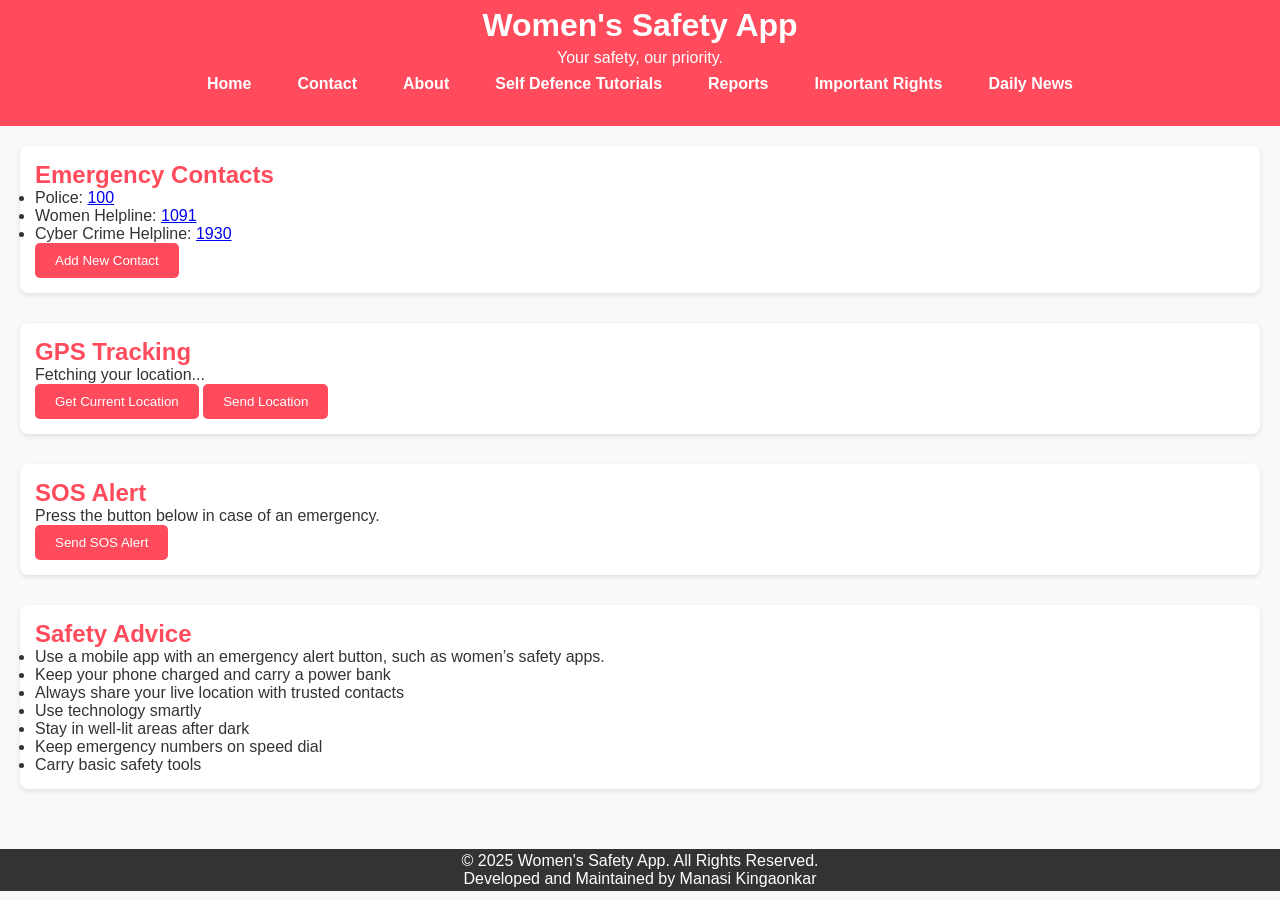
<file: index.html>
<!DOCTYPE html>
<html lang="en">
<head>
  <meta charset="UTF-8">
  <meta name="viewport" content="width=device-width, initial-scale=1.0">
  <title>Women's Safety App</title>
  <link rel="stylesheet" href="style.css">
</head>
<body>
  <header>
    <h1>Women's Safety App</h1>
    <p>Your safety, our priority.</p>
    <ul class="navitems">
      <li><a href="index.html">Home</a></li>
      <li><a href="contact.html">Contact</a></li>
      <li><a href="about.html">About</a></li>
      <li><a href="selfDefence.html">Self Defence Tutorials</a></li>
      <li><a href="reports.html">Reports</a></li>
      <li><a href="rights.html">Important Rights</a></li>
      <li><a href="news.html">Daily News</a></li>
    </ul> 
  </header>

  <main>
    <section id="emergency-contacts">
      <h2>Emergency Contacts</h2>
      <ul id="contacts-list">
        <li>Police: <a href="tel:100">100</a></li>
        <li>Women Helpline: <a href="tel:1091">1091</a></li>
        <li>Cyber Crime Helpline: <a href="tel:1930">1930</a></li>
      </ul>
      <button id="add-contact-btn">Add New Contact</button>
    </section>

    <section id="gps-tracking">
      <h2>GPS Tracking</h2>
      <p id="location-status">Fetching your location...</p>
      <button id="get-location-btn">Get Current Location</button>
      <button id="send-location-btn">Send Location</button>
    </section>

    <section id="sos">
      <h2>SOS Alert</h2>
      <p>Press the button below in case of an emergency.</p>
      <button id="sos-btn">Send SOS Alert</button>
    </section>
   
    
    <section id="safety-advice">
      <h2>Safety Advice</h2>
      <ul>
        <li>Use a mobile app with an emergency alert button, such as women’s safety apps.</li>
        <li>Keep your phone charged and carry a power bank</li>
        <li>Always share your live location with trusted contacts</li>
        <li>Use technology smartly</li>
        <li>Stay in well-lit areas after dark</li>
        <li>Keep emergency numbers on speed dial</li>
        <li>Carry basic safety tools</li>
      </ul>
    </section>
  </main>

  <footer>
    <p>&copy; 2025 Women's Safety App. All Rights Reserved.</p>
    <p>Developed and Maintained by Manasi Kingaonkar</p>
  </footer>

  <script src="script.js"></script>
</body>
</html>
</file>
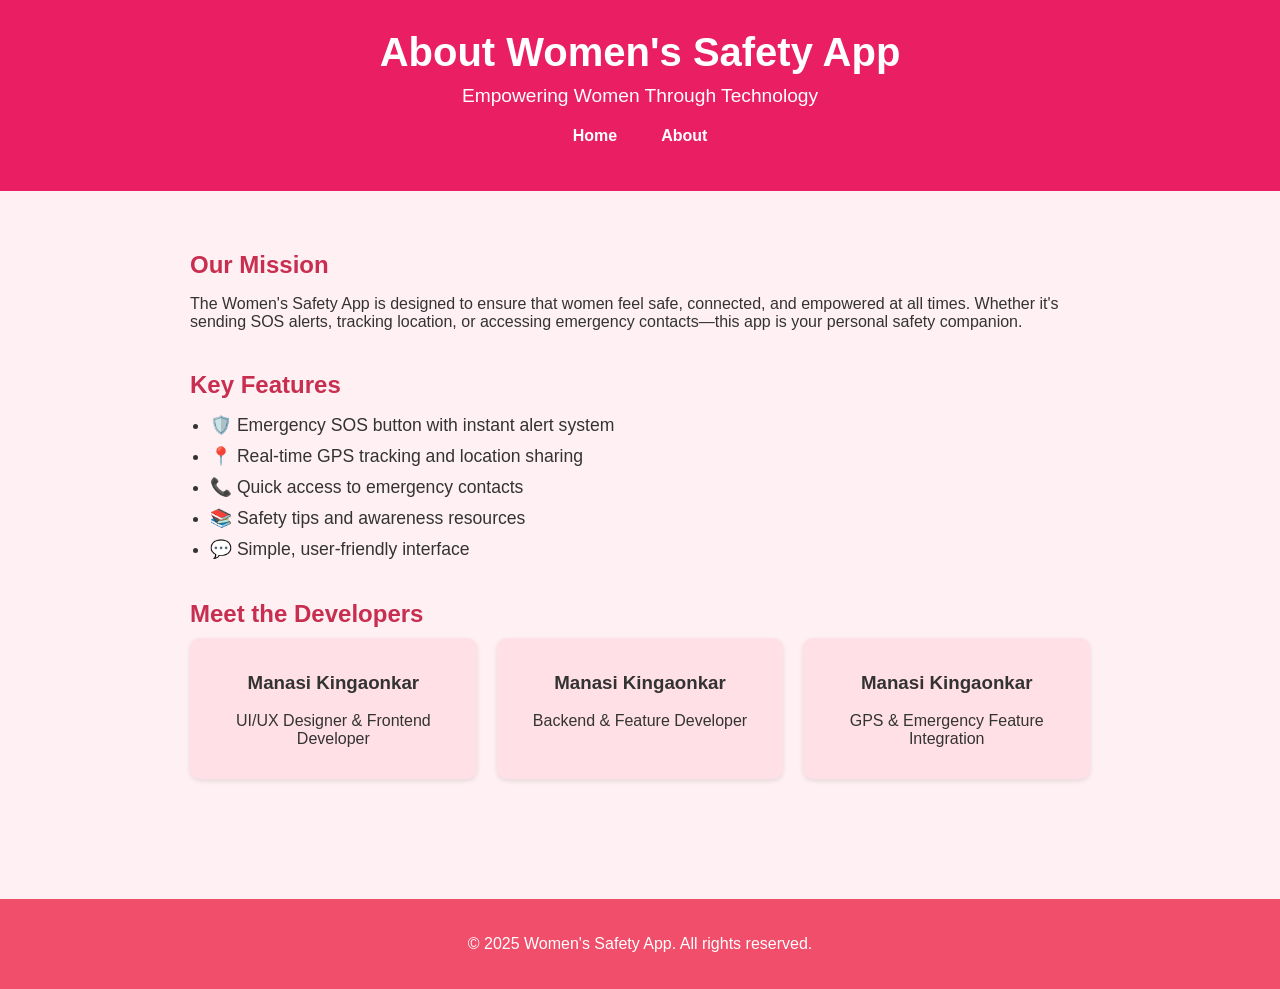
<file: about.html>
<!DOCTYPE html>
<html lang="en">
<head>
  <meta charset="UTF-8">
  <meta name="viewport" content="width=device-width, initial-scale=1">
  <title>About | Women's Safety App</title>
  <link rel="stylesheet" href="about.css">
</head>
<body>
  <header>
    <h1>About Women's Safety App</h1>
    <p>Empowering Women Through Technology</p>
    <nav>
      <ul class="navitems">
        <li><a href="index.html">Home</a></li>
        <li><a href="about.asp">About</a></li>
      </ul>
    </nav>
  </header>

  <main>
    <section class="about-section">
      <h2>Our Mission</h2>
      <p>
        The Women's Safety App is designed to ensure that women feel safe, connected, and empowered at all times.
        Whether it's sending SOS alerts, tracking location, or accessing emergency contacts—this app is your personal safety companion.
      </p>
    </section>

    <section class="features-section">
      <h2>Key Features</h2>
      <ul>
        <li>🛡️ Emergency SOS button with instant alert system</li>
        <li>📍 Real-time GPS tracking and location sharing</li>
        <li>📞 Quick access to emergency contacts</li>
        <li>📚 Safety tips and awareness resources</li>
        <li>💬 Simple, user-friendly interface</li>
      </ul>
    </section>

    <section class="team-section">
      <h2>Meet the Developers</h2>
      <div class="team">
        <div class="member">
          <h3>Manasi Kingaonkar</h3>
          <p>UI/UX Designer & Frontend Developer</p>
        </div>
        <div class="member">
          <h3>Manasi Kingaonkar</h3>
          <p>Backend & Feature Developer</p>
        </div>
        <div class="member">
          <h3>Manasi Kingaonkar</h3>
          <p>GPS & Emergency Feature Integration</p>
        </div>
      </div>
    </section>
  </main>

  <footer>
    <p>&copy; 2025 Women's Safety App. All rights reserved.</p>
  </footer>
</body>
</html>
</file>
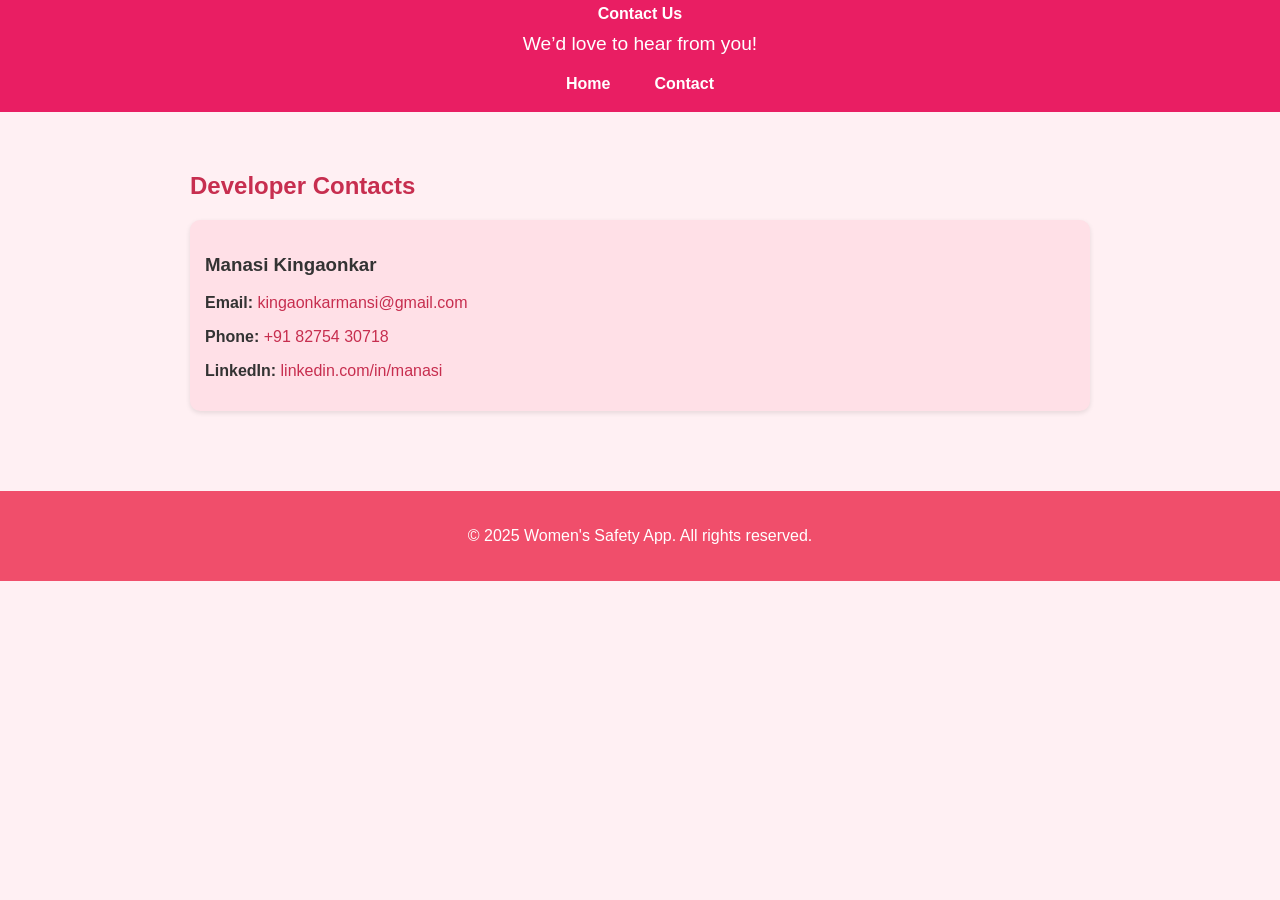
<file: contact.html>
<!DOCTYPE html>
<html lang="en">
<head>
  <meta charset="UTF-8" />
  <meta name="viewport" content="width=device-width, initial-scale=1.0"/>
  <title>Contact Us | Women's Safety App</title>
  <link rel="stylesheet" href="contact.css" />
</head>
<body>
  <header>
    <h1>Contact Us</h1>
    <p>We’d love to hear from you!</p>
    <nav>
      <ul class="navitems">
        <li><a href="index.html">Home</a></li>
        <li><a href="contact.html">Contact</a></li>
      </ul>
    </nav>
  </header>

  <main>
   

    <section class="developer-contacts">
      <h2>Developer Contacts</h2>
      <div class="team">
        <div class="member">
          <h3>Manasi Kingaonkar</h3>
          <p><strong>Email:</strong> <a href="mailto:kingaonkarmansi@gmail.com">kingaonkarmansi@gmail.com</a></p>
          <p><strong>Phone:</strong> <a href="tel:+918275430718">+91 82754 30718</a></p>
          <p><strong>LinkedIn:</strong> <a href="https://linkedin.com/in/manasi" target="_blank">linkedin.com/in/manasi</a></p>
        </div>
    </section>
  </main>

  <footer>
    <p>&copy; 2025 Women's Safety App. All rights reserved.</p>
  </footer>
</body>
</html>
</file>
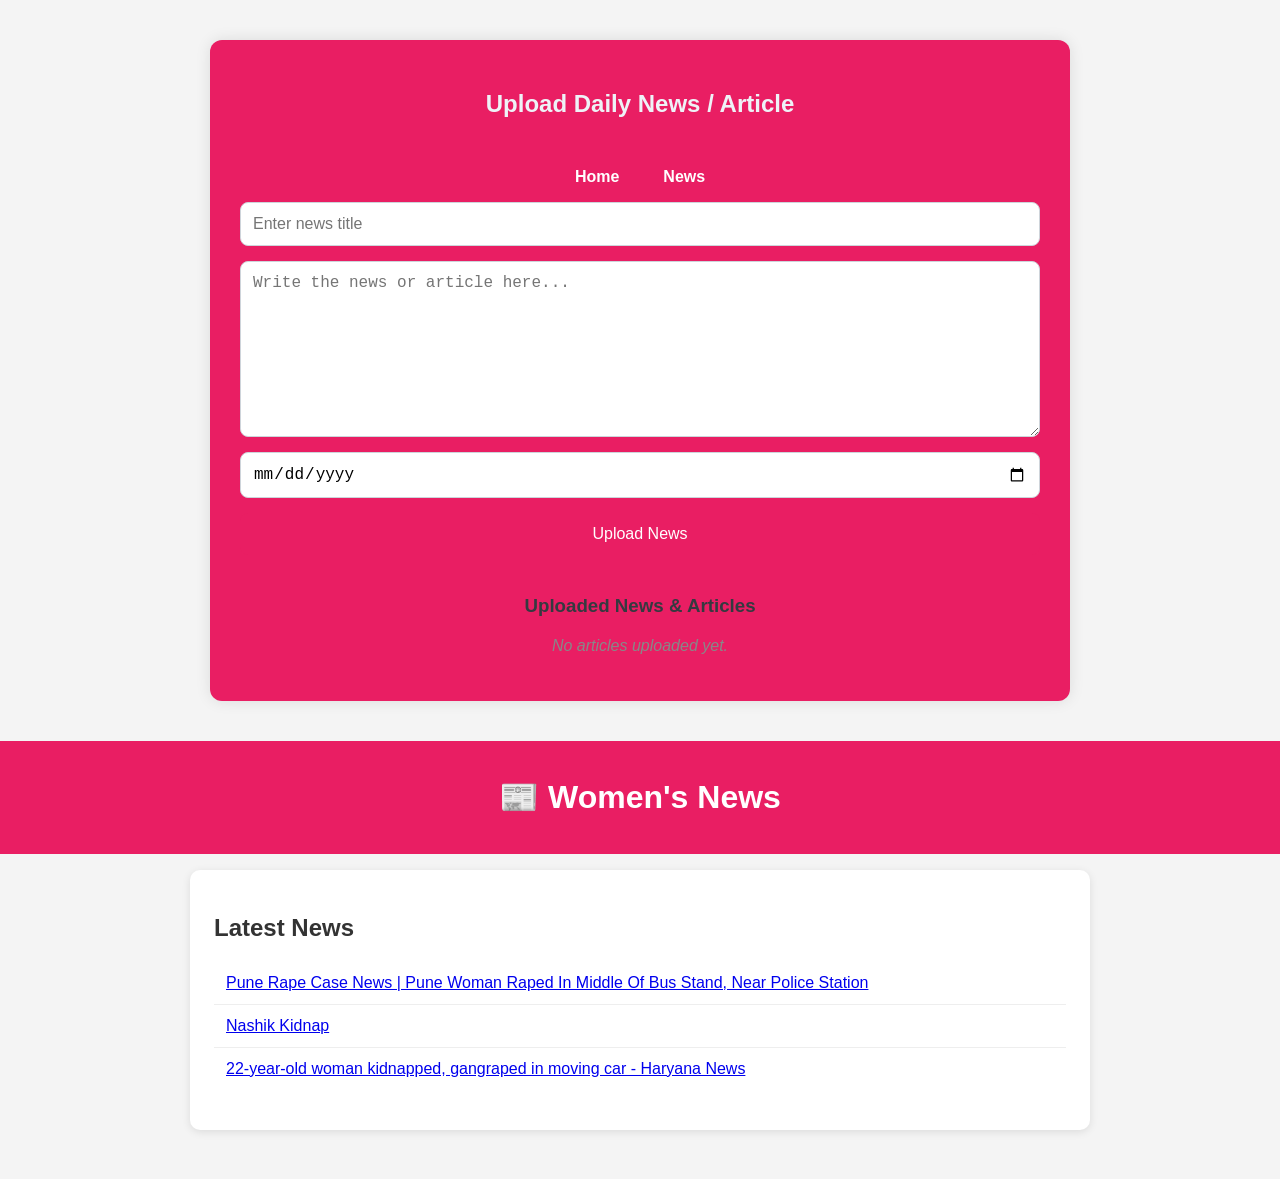
<file: news.html>
<!DOCTYPE html>
<html lang="en">

<head>
  <meta charset="UTF-8">
  <meta name="viewport" content="width=device-width, initial-scale=1.0">
  <title>Upload News / Article</title>
  <link rel="stylesheet" href="news.css">
</head>

<body>
  <div class="upload-container">
    <h2>Upload Daily News / Article</h2>
    <nav>
      <ul class="navitems">
        <li><a href="index.html">Home</a></li>
        <li><a href="news.html">News</a></li>
      </ul>
    </nav>
    <form id="newsForm">
      <input type="text" id="title" placeholder="Enter news title" required>
      <textarea id="content" placeholder="Write the news or article here..." required></textarea>
      <input type="date" id="date" required>
      <button type="submit">Upload News</button>
    </form>

    <div class="uploaded-news">
      <h3>Uploaded News & Articles</h3>
      <div id="newsDisplay"></div>
    </div>
  </div>


</head>
<body>
  <header>
    <h1>📰 Women's News </h1>
  </header>

  <main>
    <section class="news-section">
      <h2>Latest News</h2>
      <ul id="news-list">
        <!-- News items inserted by JavaScript -->
      </ul>
    </section>

  <script src="news.js"></script>
</body>

</html>
</file>
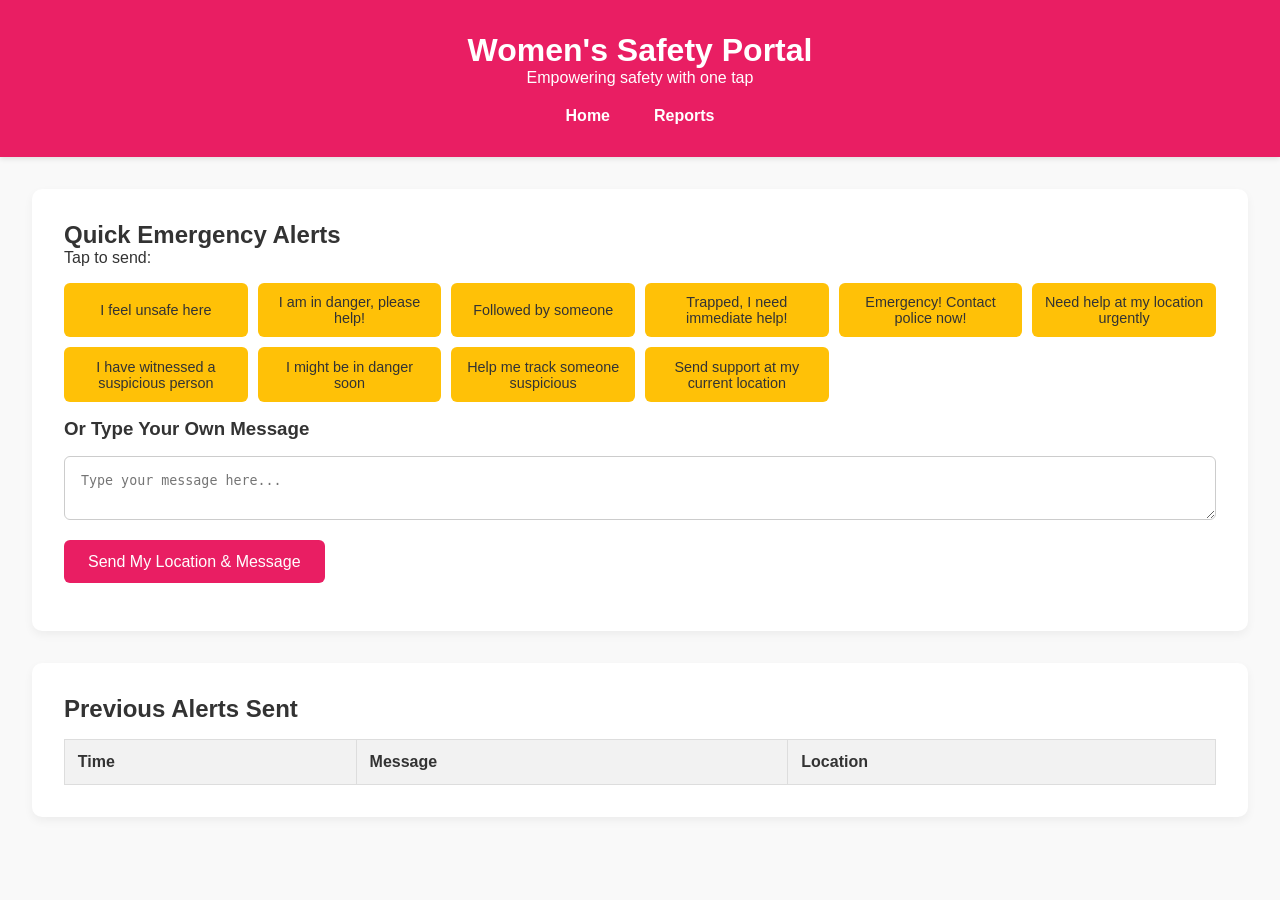
<file: reports.html>
<!DOCTYPE html>
<html lang="en">
<head>
  <meta charset="UTF-8" />
  <meta name="viewport" content="width=device-width, initial-scale=1.0"/>
  <title>Women's Safety Portal</title>
  <link rel="stylesheet" href="reports.css" />
</head>
<body>
  <header>
    <h1>Women's Safety Portal</h1>
    <p>Empowering safety with one tap</p>
    <nav>
      <ul class="navitems">
        <li><a href="index.html">Home</a></li>
        <li><a href="reports.html">Reports</a></li>
      </ul>
    </nav>
  </header>

  <main>
    <!-- Emergency Alert Module -->
    <section class="section">
      <h2>Quick Emergency Alerts</h2>
      <div class="quick-messages">
        <p>Tap to send:</p>
        <div class="message-grid" id="predefinedMessages"></div>
      </div>

      <h3>Or Type Your Own Message</h3>
      <textarea id="customMessage" placeholder="Type your message here..."></textarea>
      <button onclick="sendCustomAlert()">Send My Location & Message</button>
      <p class="status" id="alertStatus"></p>
    </section>

    <!-- Previous Alerts Table -->
    <section class="section">
      <h2>Previous Alerts Sent</h2>
      <div class="table-container">
        <table id="alertTable">
          <thead>
            <tr>
              <th>Time</th>
              <th>Message</th>
              <th>Location</th>
            </tr>
          </thead>
          <tbody></tbody>
        </table>
      </div>
    </section>

    <!-- Feedback Section -->
    
  </main>

  <script src="reports.js"></script>
</body>
</html>
</file>
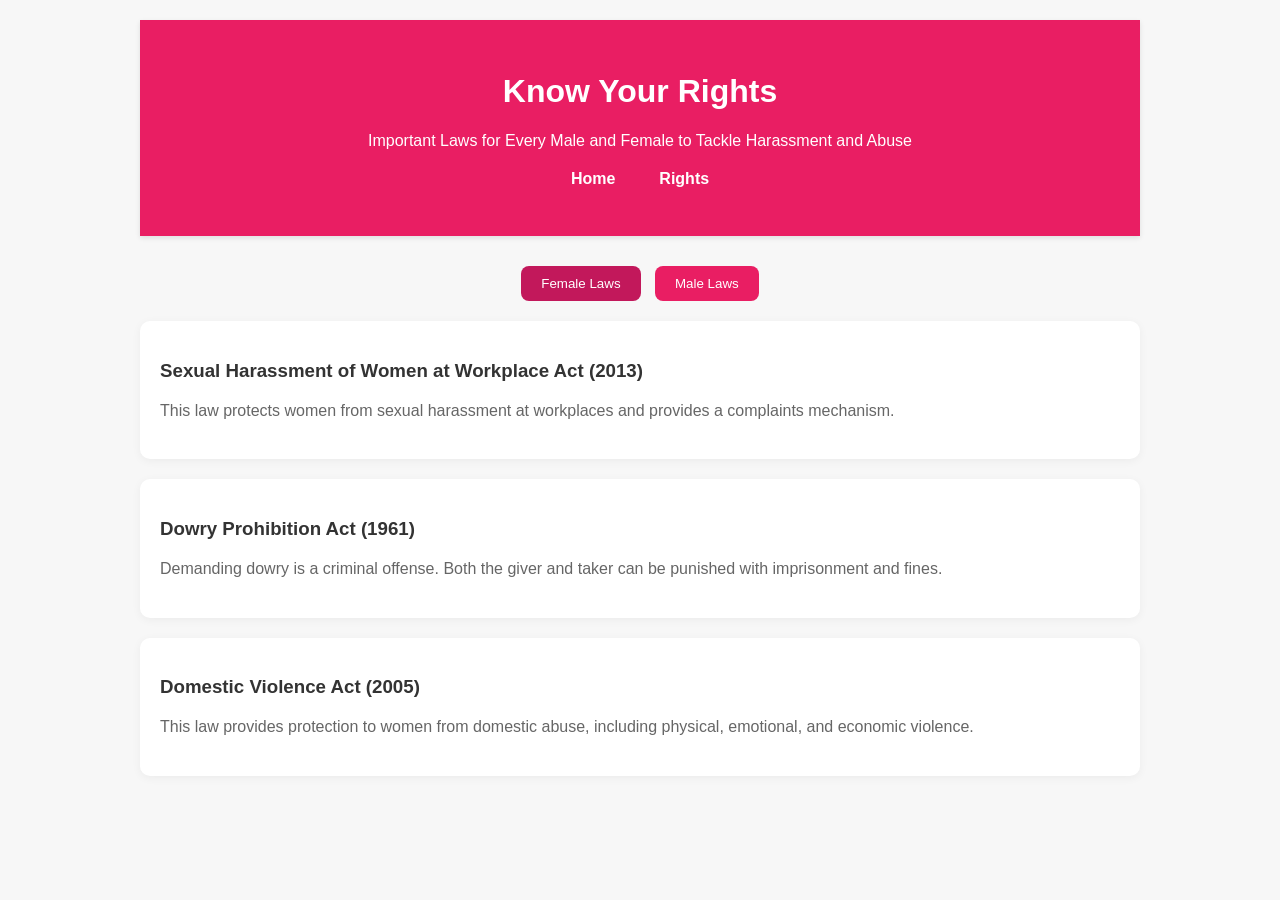
<file: rights.html>
<!DOCTYPE html>
<html lang="en">
<head>
  <meta charset="UTF-8" />
  <meta name="viewport" content="width=device-width, initial-scale=1.0"/>
  <title>Know Your Rights - Women's Safety</title>
  <link rel="stylesheet" href="rights.css" />
</head>
<body>
  <div class="container">
    <header>
      <h1>Know Your Rights</h1>
      <p>Important Laws for Every Male and Female to Tackle Harassment and Abuse</p>
      <nav>
        <ul class="navitems">
          <li><a href="index.html">Home</a></li>
          <li><a href="rights.html">Rights</a></li>
        </ul>
      </nav>

      <!-- Language Translate Dropdown -->
      <div id="google_translate_element"></div>
    </header>

    <!-- Tabs for Male/Female -->
    <div class="tabs">
      <button class="tab-button active" onclick="showSection('female')">Female Laws</button>
      <button class="tab-button" onclick="showSection('male')">Male Laws</button>
    </div>

    <!-- Female Section -->
    <section id="female" class="law-section active-section">
      <div class="law-card">
        <h3>Sexual Harassment of Women at Workplace Act (2013)</h3>
        <p>This law protects women from sexual harassment at workplaces and provides a complaints mechanism.</p>
      </div>
      <div class="law-card">
        <h3>Dowry Prohibition Act (1961)</h3>
        <p>Demanding dowry is a criminal offense. Both the giver and taker can be punished with imprisonment and fines.</p>
      </div>
      <div class="law-card">
        <h3>Domestic Violence Act (2005)</h3>
        <p>This law provides protection to women from domestic abuse, including physical, emotional, and economic violence.</p>
      </div>
    </section>

    <!-- Male Section -->
    <section id="male" class="law-section">
      <div class="law-card">
        <h3>Section 498A (Misuse Protection)</h3>
        <p>Men falsely accused under dowry laws can defend themselves through legal remedies and file counter cases.</p>
      </div>
      <div class="law-card">
        <h3>Protection from False Rape Allegations</h3>
        <p>Filing false rape cases is a punishable offense. Victims of such misuse can approach Human Rights Commission.</p>
      </div>
      <div class="law-card">
        <h3>Equal Opportunity Employment</h3>
        <p>Men facing gender discrimination at the workplace have legal rights to seek justice under labor laws.</p>
      </div>
    </section>
  </div>

  <!-- Google Translate Script -->
  <script type="text/javascript">
    function googleTranslateElementInit() {
      new google.translate.TranslateElement({pageLanguage: 'en'}, 'google_translate_element');
    }
  </script>
  <script src="//translate.google.com/translate_a/element.js?cb=googleTranslateElementInit"></script>

  <script src="rights.js"></script>
</body>
</html>
</file>
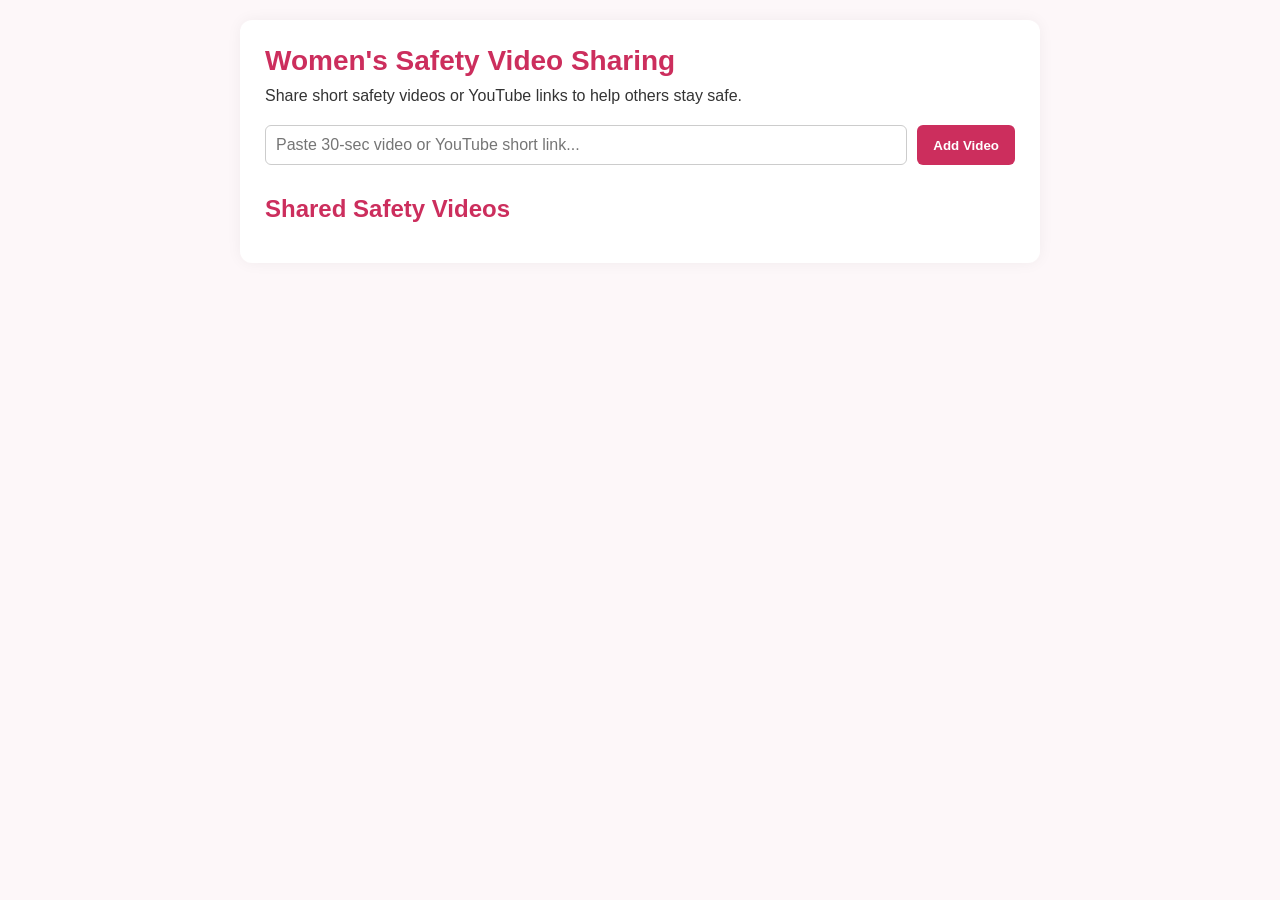
<file: safety.html>
<!DOCTYPE html>
<html lang="en">
<head>
  <meta charset="UTF-8" />
  <meta name="viewport" content="width=device-width, initial-scale=1.0" />
  <title>Women's Safety App</title>
  <link rel="stylesheet" href="safety.css" />
</head>
<body>
  <div class="container">
    <h1>Women's Safety Video Sharing</h1>
    <p>Share short safety videos or YouTube links to help others stay safe.</p>

    <div class="input-section">
      <input type="url" id="videoLinkInput" placeholder="Paste 30-sec video or YouTube short link..." />
      <button onclick="addVideo()">Add Video</button>
    </div>

    <div class="video-section">
      <h2>Shared Safety Videos</h2>
      <div id="videoList" class="video-list"></div>
    </div>
  </div>

  <script src="safety.js"></script>
</body>
</html>
</file>
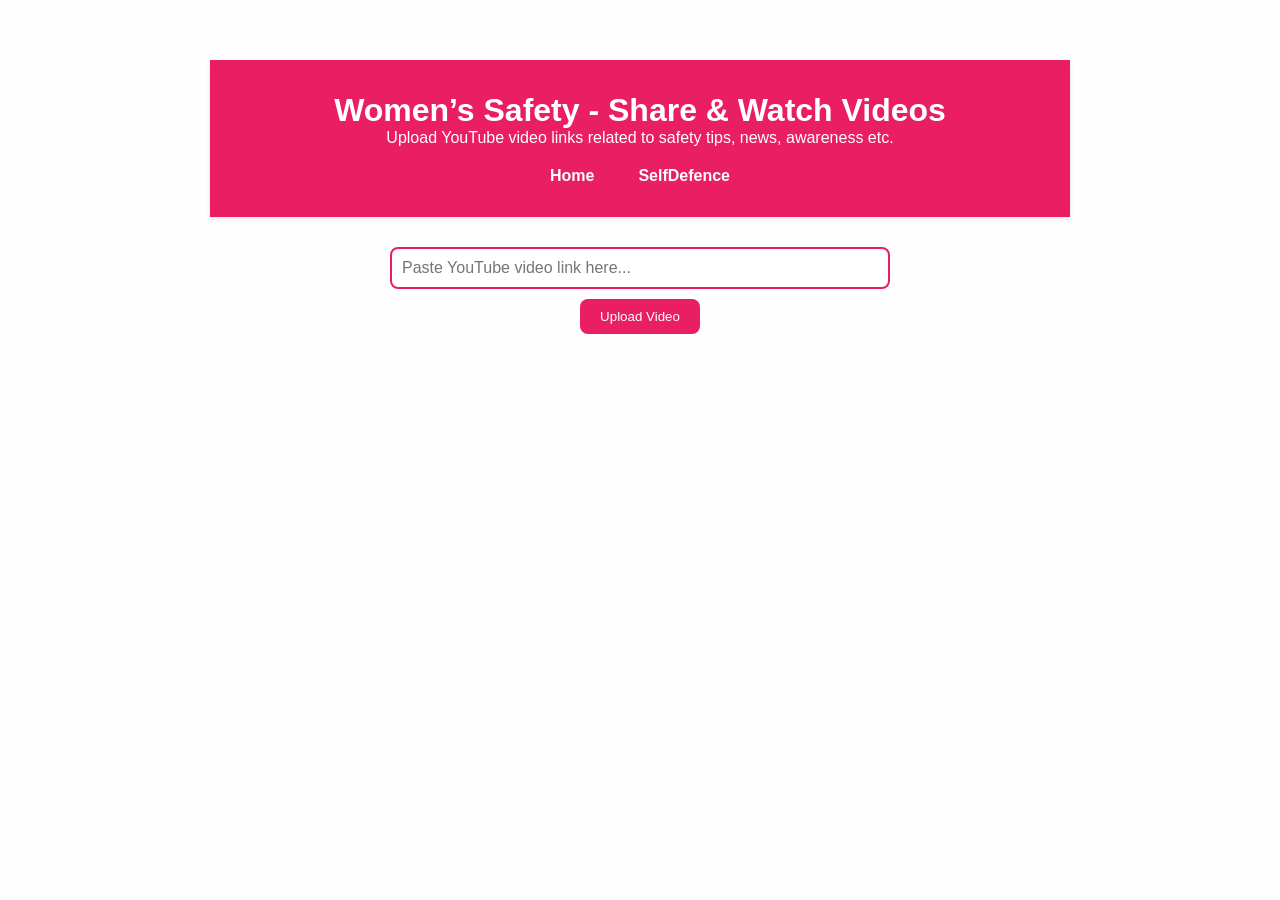
<file: selfDefence.html>
<!DOCTYPE html>
<html lang="en">
<head>
  <meta charset="UTF-8" />
  <meta name="viewport" content="width=device-width, initial-scale=1.0"/>
  <title>Women's Safety - Video Upload</title>
  <link rel="stylesheet" href="selfDefence.css" />
</head>
<body>
  <div class="container">
    <header>
      <h1>Women’s Safety - Share & Watch Videos</h1>
      <p>Upload YouTube video links related to safety tips, news, awareness etc.</p>
      <nav>
        <ul class="navitems">
          <li><a href="index.html">Home</a></li>
          <li><a href="selfDefence.html">SelfDefence</a></li>
        </ul>
      </nav>
    </header>

    <section class="link-section">
      <input type="url" id="videoInput" placeholder="Paste YouTube video link here..." required />
      <button onclick="addVideo()">Upload Video</button>
    </section>

    <section class="videos" id="videoContainer">
      <!-- Videos will appear here -->
    </section>
  </div>

  <script src="selfDefence.js"></script>
</body>
</html>
</file>
<file: style.css>
/* styles.css */
* {
  padding: 0;
  margin: 0;
}

body {
  font-family: Arial, sans-serif;
  margin: 0;
  padding: 0;
  background-color: #f9f9f9;
  color: #333;
}

.navitems {
  list-style-type: none;
  padding: 4px;
  margin: 4px;
  display: flex;
  justify-content: center;
  gap: 30px;
}

.navitems li {
  display: inline;
}

.navitems a {
  text-decoration: none;
  color: white;
  font-weight: bold;
  padding: 2px 8px;
  border-radius: 5px;
  transition: background-color 0.3s ease;
}

.navitems a:hover {
  background-color: #d63a57;
}

header {
  background-color: #ff4b5c;
  color: #fff;
  text-align: center;
  padding: 7px 10px;
  position: sticky;
  top: 0;
}

header h1 {
  margin: 0;
  font-size: 2rem;
}

header p {
  font-size: 1rem;
  margin-top: 5px;
}

main {
  padding: 20px;
}

section {
  margin-bottom: 30px;
  padding: 15px;
  border-radius: 8px;
  background-color: #fff;
  box-shadow: 0 2px 5px rgba(0, 0, 0, 0.1);
}

section h2 {
  color: #ff4b5c;
}

button {
  background-color: #ff4b5c;
  color: #fff;
  border: none;
  padding: 10px 20px;
  border-radius: 5px;
  cursor: pointer;
}

button:hover {
  background-color: #e0434e;
}

footer {
  text-align: center;
  padding: 3px;
  background-color: #333;
  color: #fff;
  margin-top: 10px;
  position: sticky;
  bottom: 0;
}
</file>
<file: about.css>
body {
    margin: 0;
    font-family: 'Segoe UI', Tahoma, Geneva, Verdana, sans-serif;
    background-color: #fff0f3;
    color: #333;
  }
  
  header {
    background-color: #e91e63;
    color: white;
    padding: 30px 20px;
    text-align: center;
  }
  
  header h1 {
    margin: 0;
    font-size: 2.5rem;
  }
  
  header p {
    font-size: 1.2rem;
    margin-top: 10px;
  }
  
  .navitems {
    list-style: none;
    padding: 0;
    margin-top: 20px;
    display: flex;
    justify-content: center;
    gap: 20px;
  }
  
  .navitems a {
    color: white;
    text-decoration: none;
    font-weight: bold;
    padding: 8px 12px;
    border-radius: 5px;
    transition: background 0.3s ease;
  }
  
  .navitems a:hover {
    background-color: #d63a57;
  }
  
  main {
    padding: 40px 20px;
    max-width: 900px;
    margin: auto;
  }
  
  .about-section,
  .features-section,
  .team-section {
    margin-bottom: 40px;
  }
  
  h2 {
    color: #c72e4f;
    margin-bottom: 10px;
  }
  
  .features-section ul {
    padding-left: 20px;
  }
  
  .features-section li {
    margin-bottom: 10px;
    font-size: 1.1rem;
  }
  
  .team {
    display: flex;
    flex-wrap: wrap;
    gap: 20px;
  }
  
  .member {
    flex: 1;
    min-width: 200px;
    background-color: #ffe0e7;
    padding: 15px;
    border-radius: 10px;
    box-shadow: 0 2px 5px rgba(0,0,0,0.1);
    text-align: center;
  }
  
  footer {
    background-color: #f04e6b;
    color: white;
    text-align: center;
    padding: 20px;
    margin-top: 40px;
  }
</file>
<file: contact.css>
body {
    margin: 0;
    font-family: 'Segoe UI', Tahoma, Geneva, Verdana, sans-serif;
    background-color: #fff0f3;
    color: #333;
}

header {
    background-color: #e91e63;
    color: white;
    padding: 3px 2px;
    text-align: center;
    position: sticky;
    top: 0;
}

header h1 {
    margin: 2px;
    font-size: 1rem;
}

header p {
    font-size: 1.2rem;
    margin-top: 10px;
}

.navitems {
    list-style: none;
    padding: 0;
    margin-top: 20px;
    display: flex;
    justify-content: center;
    gap: 20px;
}

.navitems a {
    color: white;
    text-decoration: none;
    font-weight: bold;
    padding: 8px 12px;
    border-radius: 5px;
    transition: background 0.3s ease;
}

.navitems a:hover {
    background-color: #d63a57;
}

main {
    padding: 40px 20px;
    max-width: 900px;
    margin: auto;
}

.developer-contacts h2 {
    color: #c72e4f;
}



button {
    background-color: #f04e6b;
    color: white;
    border: none;
    padding: 12px;
    border-radius: 8px;
    font-size: 1rem;
    cursor: pointer;
    transition: background 0.3s ease;
}

button:hover {
    background-color: #d63a57;
}

.team {
    display: flex;
    flex-wrap: wrap;
    gap: 20px;
    margin-top: 20px;
}

.member {
    flex: 1;
    min-width: 240px;
    background-color: #ffe0e7;
    padding: 15px;
    border-radius: 10px;
    box-shadow: 0 2px 5px rgba(0, 0, 0, 0.1);
}

.member a {
    color: #c72e4f;
    text-decoration: none;
}

.member a:hover {
    text-decoration: underline;
}

footer {
    background-color: #f04e6b;
    color: white;
    text-align: center;
    padding: 20px;
    margin-top: 40px;
}
</file>
<file: news.css>
body {
    font-family: 'Segoe UI', Tahoma, Geneva, Verdana, sans-serif;
    background: #e91e63;
    margin: 0;
    padding: 0;
    color: #333;
  }
  
  .upload-container {
    max-width: 800px;
    margin: 40px auto;
    background: #e91e63;
    padding: 30px;
    border-radius: 12px;
    box-shadow: 0 0 15px rgba(0, 0, 0, 0.1);
  }
  
  .upload-container h2 {
    text-align: center;
    background: #e91e63;
    color: #eef2f7;
    margin-bottom: 50px;
  }
  
  form {
    display: flex;
    flex-direction: column;
    gap: 15px;
  }
  
  form input[type="text"],
  form input[type="date"],
  form textarea {
    padding: 12px;
    border: 1px solid #ced4da;
    border-radius: 8px;
    font-size: 16px;
    resize: vertical;
  }
  
  form textarea {
    min-height: 150px;
  }
  
  form button {
    padding: 12px;
    background: #e91e63;
    border: none;
    color: white;
    font-size: 16px;
    border-radius: 8px;
    cursor: pointer;
    transition: background 0.3s ease;
  }
  
  form button:hover {
    background:#0056b3;

  }
  
  .uploaded-news {
    margin-top: 40px;
  }
  

  
  .uploaded-news h3 {
    text-align: center;
    color: #343a40;
    margin-bottom: 20px;
  }
  
  #newsDisplay .news-item {
    background: #f5f1f3;
    border-left: 5px solid #007bff;
    margin-bottom: 20px;
    padding: 20px;
    border-radius: 8px;
    transition: transform 0.2s ease-in-out;
  }
  
  #newsDisplay .news-item:hover {
    transform: translateY(-3px);
  }
  
  #newsDisplay .news-item h4 {
    margin: 0 0 10px;
    color: #007bff;
  }
  
  #newsDisplay .news-header {
    display: flex;
    justify-content: space-between;
    align-items: center;
    margin-bottom: 10px;
  }
  
  .navitems {
    list-style: none;
    padding: 0;
    margin-top: 20px;
    display: flex;
    justify-content: center;
    gap: 20px;
  }
  
  .navitems a {
    color: white;
    text-decoration: none;
    font-weight: bold;
    padding: 8px 12px;
    border-radius: 5px;
    transition: background 0.3s ease;
  }
  
  .navitems a:hover {
    background-color:  #d63a57;
  }
  .no-news {
    text-align: center;
    color: #888;
    font-style: italic;
  }
  
  @media (max-width: 600px) {
    .upload-container {
      margin: 20px;
      padding: 20px;
    }
  
    form input,
    form textarea,
    form button {
      font-size: 14px;
    }
  
    #newsDisplay .news-item {
      padding: 15px;
    }
  }
  


  body {
    margin: 0;
    font-family: 'Segoe UI', sans-serif;
    background: #f4f4f4;
    color: #333;
  }
  
  header {
    background-color: #e91e63;
    color: white;
    padding: 1rem;
    text-align: center;
  }
  
  main {
    max-width: 900px;
    margin: auto;
    padding: 1rem;
  }
  
  .news-section,
  .tutorials {
    background: white;
    padding: 1.5rem;
    border-radius: 10px;
    margin-bottom: 2rem;
    box-shadow: 0 2px 8px rgba(0, 0, 0, 0.1);
  }
  
  ul#news-list {
    list-style: none;
    padding: 0;
  }
  
  #news-list li {
    padding: 0.75rem;
    border-bottom: 1px solid #eee;
  }
  
  #news-list li:last-child {
    border-bottom: none;
  }
  
  .video-grid {
    display: grid;
    grid-template-columns: repeat(auto-fit, minmax(280px, 1fr));
    gap: 1rem;
    margin-top: 1rem;
  }
  
  iframe {
    width: 100%;
    height: 200px;
    border: none;
    border-radius: 8px;
  }
</file>
<file: reports.css>
* {
    margin: 0;
    padding: 0;
    box-sizing: border-box;
  }
  
  body {
    font-family: 'Segoe UI', sans-serif;
    background-color: #f9f9f9;
    color: #333;
  }
  
  header {
    background: #e91e63;
    color: white;
    text-align: center;
    padding: 2rem 1rem;
    box-shadow: 0 2px 5px rgba(0,0,0,0.1);
  }
  .navitems {
    list-style: none;
    padding: 0;
    margin-top: 20px;
    display: flex;
    justify-content: center;
    gap: 20px;
}

.navitems a {
    color: white;
    text-decoration: none;
    font-weight: bold;
    padding: 8px 12px;
    border-radius: 5px;
    transition: background 0.3s ease;
}

.navitems a:hover {
    background-color: #d63a57;
}
  main {
    padding: 2rem;
  }
  
  .section {
    background: #fff;
    margin-bottom: 2rem;
    padding: 2rem;
    border-radius: 10px;
    box-shadow: 0 4px 10px rgba(0,0,0,0.05);
  }
  
  textarea {
    width: 100%;
    padding: 1rem;
    margin: 1rem 0;
    border-radius: 6px;
    border: 1px solid #ccc;
    resize: vertical;
  }
  
  button {
    background-color: #e91e63;
    color: white;
    padding: 0.8rem 1.5rem;
    border: none;
    border-radius: 6px;
    font-size: 1rem;
    cursor: pointer;
  }
  
  button:hover {
    background-color: #c2185b;
  }
  
  .status {
    margin-top: 1rem;
    font-weight: bold;
    color: green;
  }
  
  .message-grid {
    display: grid;
    grid-template-columns: repeat(auto-fill, minmax(160px, 1fr));
    gap: 10px;
    margin: 1rem 0;
  }
  
  .message-grid button {
    background-color: #ffc107;
    color: #333;
    padding: 0.7rem;
    font-size: 0.9rem;
  }
  
  .message-grid button:hover {
    background-color: #ffb300;
  }
  
  .table-container {
    overflow-x: auto;
  }
  
  table {
    width: 100%;
    border-collapse: collapse;
    margin-top: 1rem;
  }
  
  th, td {
    border: 1px solid #ddd;
    padding: 0.8rem;
    text-align: left;
  }
  
  th {
    background-color: #f2f2f2;
  }
  
  @media (max-width: 600px) {
    main {
      padding: 1rem;
    }
  
    .section {
      padding: 1rem;
    }
  }
</file>
<file: rights.css>
body {
    font-family: 'Segoe UI', sans-serif;
    margin: 0;
    background-color: #f7f7f7;
  }
  
  .container {
    max-width: 1000px;
    margin: auto;
    padding: 20px;
  }
  
  header {
    text-align: center;
    margin-bottom: 30px;
  }
  
  header {
    background: #e91e63;
    color: white;
    text-align: center;
    padding: 2rem 1rem;
    box-shadow: 0 2px 5px rgba(0,0,0,0.1);
  }
  
  header p {
    font-size: 1rem;
    color: white;
  }
  
  .navitems {
    list-style: none;
    padding: 0;
    margin-top: 20px;
    display: flex;
    justify-content: center;
    gap: 20px;
  }
  
  .navitems a {
    color: white;
    text-decoration: none;
    font-weight: bold;
    padding: 8px 12px;
    border-radius: 5px;
    transition: background 0.3s ease;
  }
  
  .navitems a:hover {
    background-color: #d63a57;
  }

  #google_translate_element {
    margin-top: 10px;
  }
  
  .tabs {
    text-align: center;
    margin: 20px 0;
  }
  
  .tab-button {
    padding: 10px 20px;
    margin: 0 5px;
    background-color: #e91e63;
    color: white;
    border: none;
    border-radius: 8px;
    cursor: pointer;
    transition: background-color 0.3s;
  }
  
  .tab-button:hover,
  .tab-button.active {
    background-color: #c2185b;
  }
  
  .law-section {
    display: none;
    animation: fadeIn 0.5s ease;
  }
  
  .active-section {
    display: block;
  }
  
  .law-card {
    background: white;
    border-radius: 10px;
    padding: 20px;
    margin-bottom: 20px;
    box-shadow: 0 2px 10px rgba(0,0,0,0.05);
  }
  
  .law-card h3 {
    color: #333;
    margin-bottom: 10px;
  }
  
  .law-card p {
    color: #666;
    line-height: 1.6;
  }
  
  @keyframes fadeIn {
    from { opacity: 0; transform: translateY(10px); }
    to { opacity: 1; transform: translateY(0); }
  }
  
  /* Responsive */
  @media (max-width: 600px) {
    .tab-button {
      width: 100%;
      margin-bottom: 10px;
    }
  }
</file>
<file: safety.css>
/* Reset + Base Styling */
* {
    margin: 0;
    padding: 0;
    box-sizing: border-box;
  }
  
  body {
    font-family: 'Segoe UI', sans-serif;
    background: #fdf7f9;
    color: #333;
    padding: 20px;
  }
  
  .container {
    max-width: 800px;
    margin: auto;
    background: #fff;
    padding: 25px;
    border-radius: 12px;
    box-shadow: 0 0 15px rgba(0,0,0,0.05);
  }
  
  /* Headings */
  h1 {
    color: #cc2e5d;
    font-size: 28px;
    margin-bottom: 10px;
  }
  p {
    margin-bottom: 20px;
  }
  
  /* Input Section */
  .input-section {
    display: flex;
    gap: 10px;
    margin-bottom: 30px;
  }
  
  input[type="url"] {
    flex: 1;
    padding: 10px;
    font-size: 16px;
    border: 1px solid #ccc;
    border-radius: 6px;
  }
  
  button {
    padding: 10px 16px;
    background-color: #cc2e5d;
    color: white;
    border: none;
    border-radius: 6px;
    cursor: pointer;
    font-weight: bold;
  }
  
  button:hover {
    background-color: #a32249;
  }
  
  /* Video Section */
  .video-section h2 {
    margin-bottom: 15px;
    color: #cc2e5d;
  }
  
  .video-list {
    display: flex;
    flex-direction: column;
    gap: 20px;
  }
  
  iframe {
    width: 100%;
    height: 315px;
    border: none;
    border-radius: 8px;
  }
  
  /* Responsive Design */
  @media (max-width: 600px) {
    .input-section {
      flex-direction: column;
    }
  
    input[type="url"], button {
      width: 100%;
    }
  
    iframe {
      height: 200px;
    }
  }
</file>
<file: selfDefence.css>
* {
  box-sizing: border-box;
  margin: 0;
  padding: 0;
}

body {
  font-family: 'Segoe UI', sans-serif;
  background: #fefefe;
  color: #333;
}

.container {
  max-width: 900px;
  margin: 40px auto;
  padding: 20px;
}

header {
  text-align: center;
  margin-bottom: 30px;
}

header {
  background: #e91e63;
  color: white;
  text-align: center;
  padding: 2rem 1rem;
  box-shadow: 0 2px 5px rgba(0,0,0,0.1);
}

header p {
  font-size: 1rem;
  color: white;
}
.navitems {
  list-style: none;
  padding: 0;
  margin-top: 20px;
  display: flex;
  justify-content: center;
  gap: 20px;
}

.navitems a {
  color: white;
  text-decoration: none;
  font-weight: bold;
  padding: 8px 12px;
  border-radius: 5px;
  transition: background 0.3s ease;
}

.navitems a:hover {
  background-color: #d63a57;
}

.link-section {
  display: flex;
  flex-direction: column;
  align-items: center;
  gap: 10px;
  margin-bottom: 30px;
}

.link-section input {
  width: 100%;
  max-width: 500px;
  padding: 10px;
  border: 2px solid #e91e63;
  border-radius: 8px;
  font-size: 1rem;
}

.link-section button {
  padding: 10px 20px;
  background: #e91e63;
  border: none;
  color: white;
  border-radius: 8px;
  cursor: pointer;
  transition: background 0.3s ease;
}

.link-section button:hover {
  background: #c2185b;
}

.videos {
  display: grid;
  grid-template-columns: repeat(auto-fit, minmax(280px, 1fr));
  gap: 20px;
}

.video-card {
  background: #fff;
  border: 1px solid #ddd;
  border-radius: 12px;
  padding: 10px;
  box-shadow: 0 2px 10px rgba(0,0,0,0.05);
}

.video-card iframe {
  width: 100%;
  height: 200px;
  border-radius: 8px;
}
</file>
